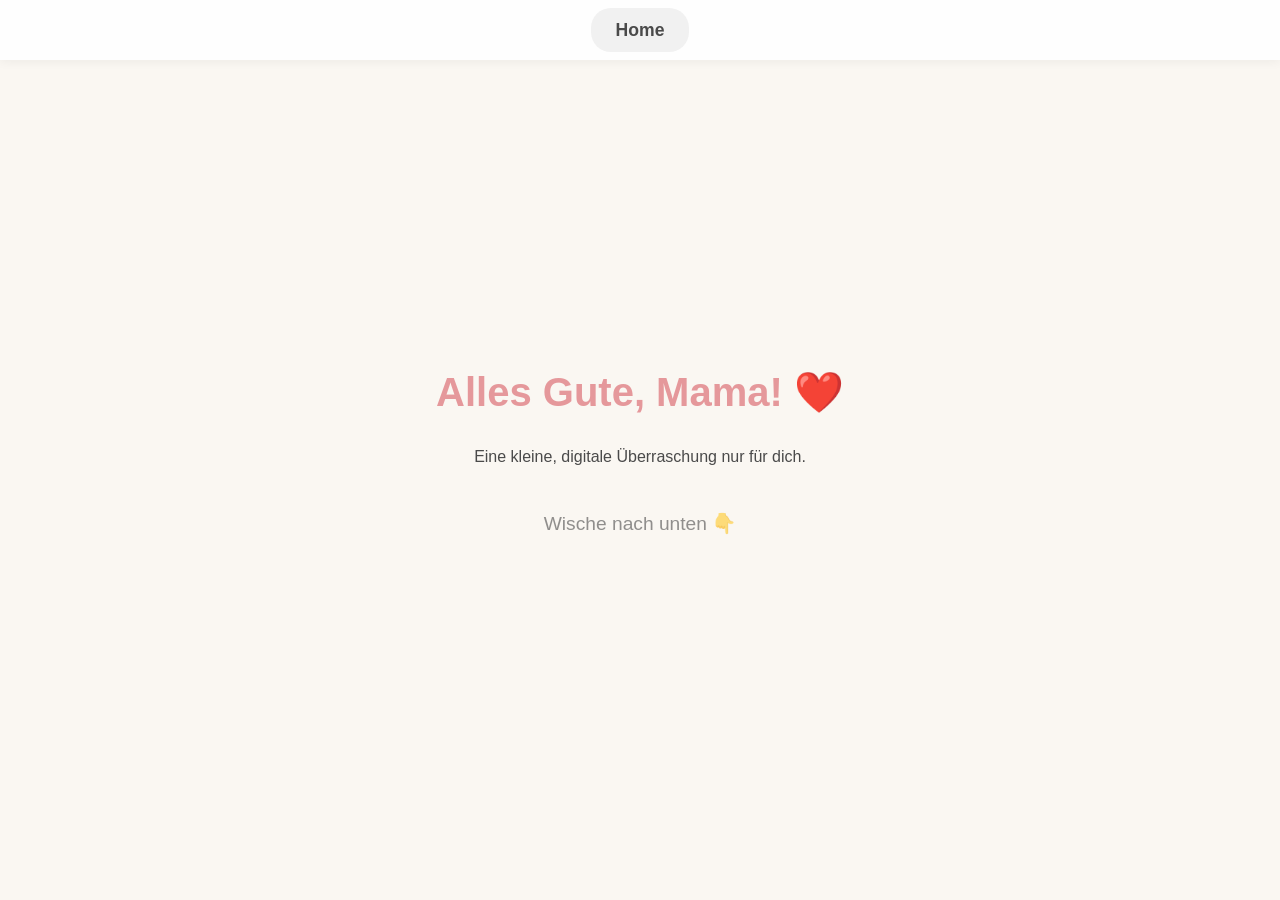
<file: index.html>
<!DOCTYPE html>
<html lang="de">
<head>
    <meta charset="UTF-8">
    <meta name="viewport" content="width=device-width, initial-scale=1.0">
    <title>Alles Gute Mama!</title>
    <link rel="stylesheet" href="style.css"> <!-- Lädt das gemeinsame Design -->
</head>
<body>

    <!-- KOPFLEISTE -->
    <nav class="navbar">
        <a href="index.html" class="home-btn">Home</a>
    </nav>

    <!-- START-VORHANG -->
    <div id="start-vorhang">
        <h1>Alles Gute, Mama! ❤️</h1>
        <p>Eine kleine, digitale Überraschung nur für dich.</p>
        <p class="scroll-hint">Wische nach unten 👇</p>
    </div>

    <!-- Die zwei oberen Kästchen (Fotogalerie) -->
    <div class="gallery">
        <div class="foto-karte">
            <img src="pictures/HarryPotterMuseum.jpg" alt="Erinnerung 1">
            <p>Weißt du noch damals im Urlaub?</p>
        </div>
        <div class="foto-karte">
            <img src="pictures/MamaMitBaby.jpeg" alt="Erinnerung 2">
            <p>Ein unvergesslicher Tag!</p>
        </div>
    </div>

    <!-- HAUPTMENÜ -->
    <main id="hauptmenue">
        <h2>Deine Momente</h2>
        
        <div class="grid-container">
            <!-- Das sind jetzt normale HTML-Links zu anderen Dateien -->
            <a href="unterseiten/segeln.html" class="hobby-btn">
                <span class="hobby-icon">⛵</span>
                <h3>Segeln</h3>
            </a>

            <a href="unterseiten/wandern.html" class="hobby-btn">
                <span class="hobby-icon">🥾</span>
                <h3>Wandern</h3>
            </a>

            <a href="unterseiten/musi.html" class="hobby-btn">
                <img src="pictures\clarinet.png" alt="clarinet" class="hobby-icon">
                <h3>Musi</h3>
            </a>

            <a href="unterseiten/ausfluege.html" class="hobby-btn">
                <span class="hobby-icon">🌍</span>
                <h3>Ausflüge</h3>
            </a>
        </div>

        <!-- Der digitale Gutschein (Geschenk) -->
        <div class="gutschein-bereich">
            <h2>Mein Geschenk an dich 🎁</h2>
            <p>Weil du immer für mich da bist, lade ich dich hiermit ein zu:</p>
            
            <div class="voucher-card">
                <h3>Einer Wanderung auf einen Berg deiner Wahl</h3>
            </div>

            <div class="voucher-card">
                <h3>Einen Spaziergang</h3>
                <p>kann auch die große Runde sein :)</p>
            </div>
        </div>

        <!-- Die Leiste ganz unten -->
        <footer>
            <p>Mit Liebe gemacht für dich ❤️</p>
        </footer>
    </main>

    <!-- JS FÜR DEN VORHANG -->
    <script>
        const vorhang = document.getElementById("start-vorhang");
        const hauptmenue = document.getElementById("hauptmenue");
        let vorhangIstWeg = false;

        function oeffneVorhang() {
            if (vorhangIstWeg) return;
            vorhang.style.transform = "translateY(-100vh)";
            setTimeout(() => {
                vorhang.style.display = "none";
                hauptmenue.style.display = "block";
                window.scrollTo(0, 0);
            }, 800);
            vorhangIstWeg = true;
        }

        window.addEventListener("wheel", function(e) { if (e.deltaY > 0) oeffneVorhang(); });
        let startY = 0;
        window.addEventListener("touchstart", function(e) { startY = e.changedTouches[0].screenY; });
        window.addEventListener("touchend", function(e) {
            if (startY > e.changedTouches[0].screenY + 30) oeffneVorhang();
        });
    </script>
</body>
</html>
</file>
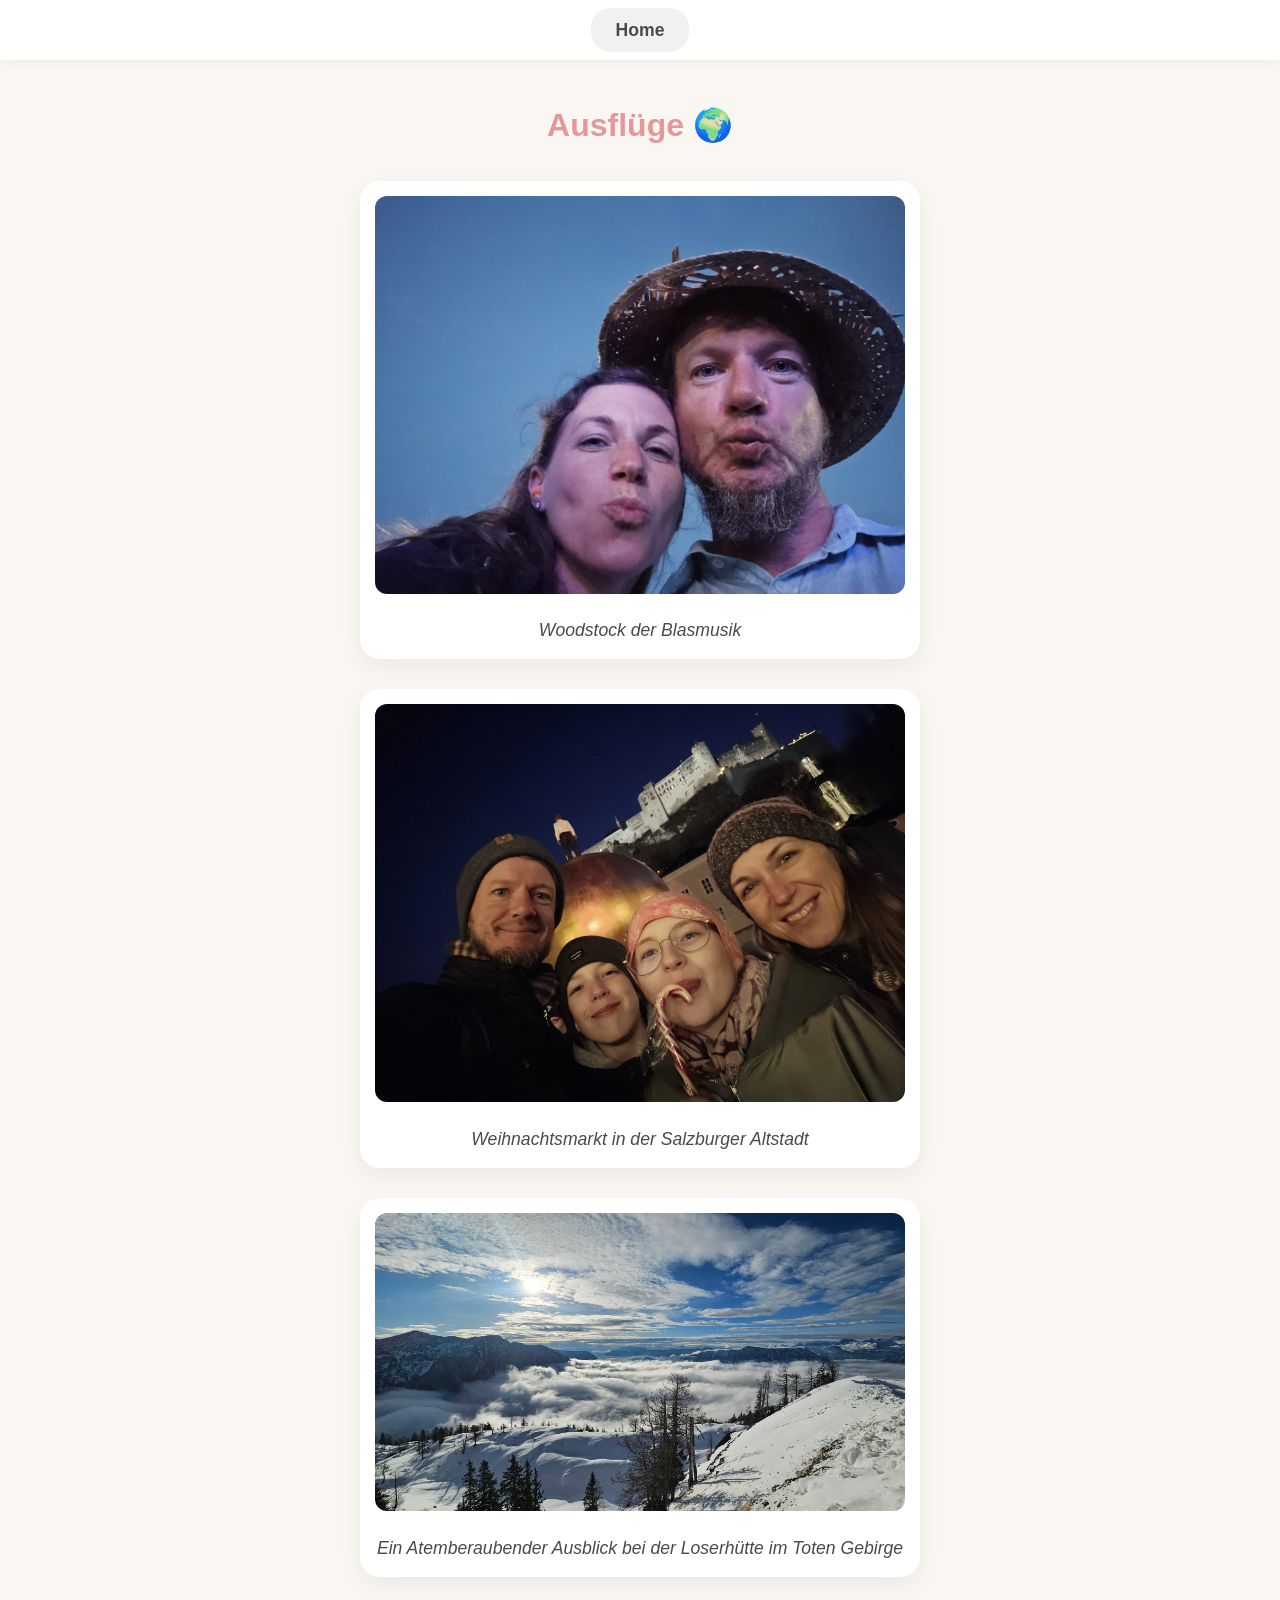
<file: unterseiten/ausfluege.html>
<!DOCTYPE html>
<html lang="de">
<head>
    <meta charset="UTF-8">
    <meta name="viewport" content="width=device-width, initial-scale=1.0">
    <title>Segeln - Mama's Album</title>
    <link rel="stylesheet" href="../style.css"> <!-- Lädt wieder das gemeinsame Design -->
</head>
<body>

    <!-- KOPFLEISTE -->
    <nav class="navbar">
        <a href="../index.html" class="home-btn">Home</a>
    </nav>

    <!-- FOTOALBUM -->
    <main class="album-page">
        <h2>Ausflüge 🌍</h2>
        
        <div class="foto-karte">
            <img src="../pictures/Woostok.jpeg" alt="Woodstok">
            <p>Woodstock der Blasmusik</p>
        </div>
        
        <div class="foto-karte">
            <!-- Tausche dies später gegen ein eigenes Bild -->
            <img src="../pictures/Weihnachtsmarkt.jpeg" alt="Weihnachtsmarkt">
            <p>Weihnachtsmarkt in der Salzburger Altstadt</p>
        </div>

        <div class="foto-karte">
            <!-- Tausche dies später gegen ein eigenes Bild -->
            <img src="../pictures/LoserhütteSchiefahren.jpg" alt="Loserhütte">
            <p>Ein Atemberaubender Ausblick bei der Loserhütte im Toten Gebirge</p>
        </div>
    </main>

</body>
</html>
</file>
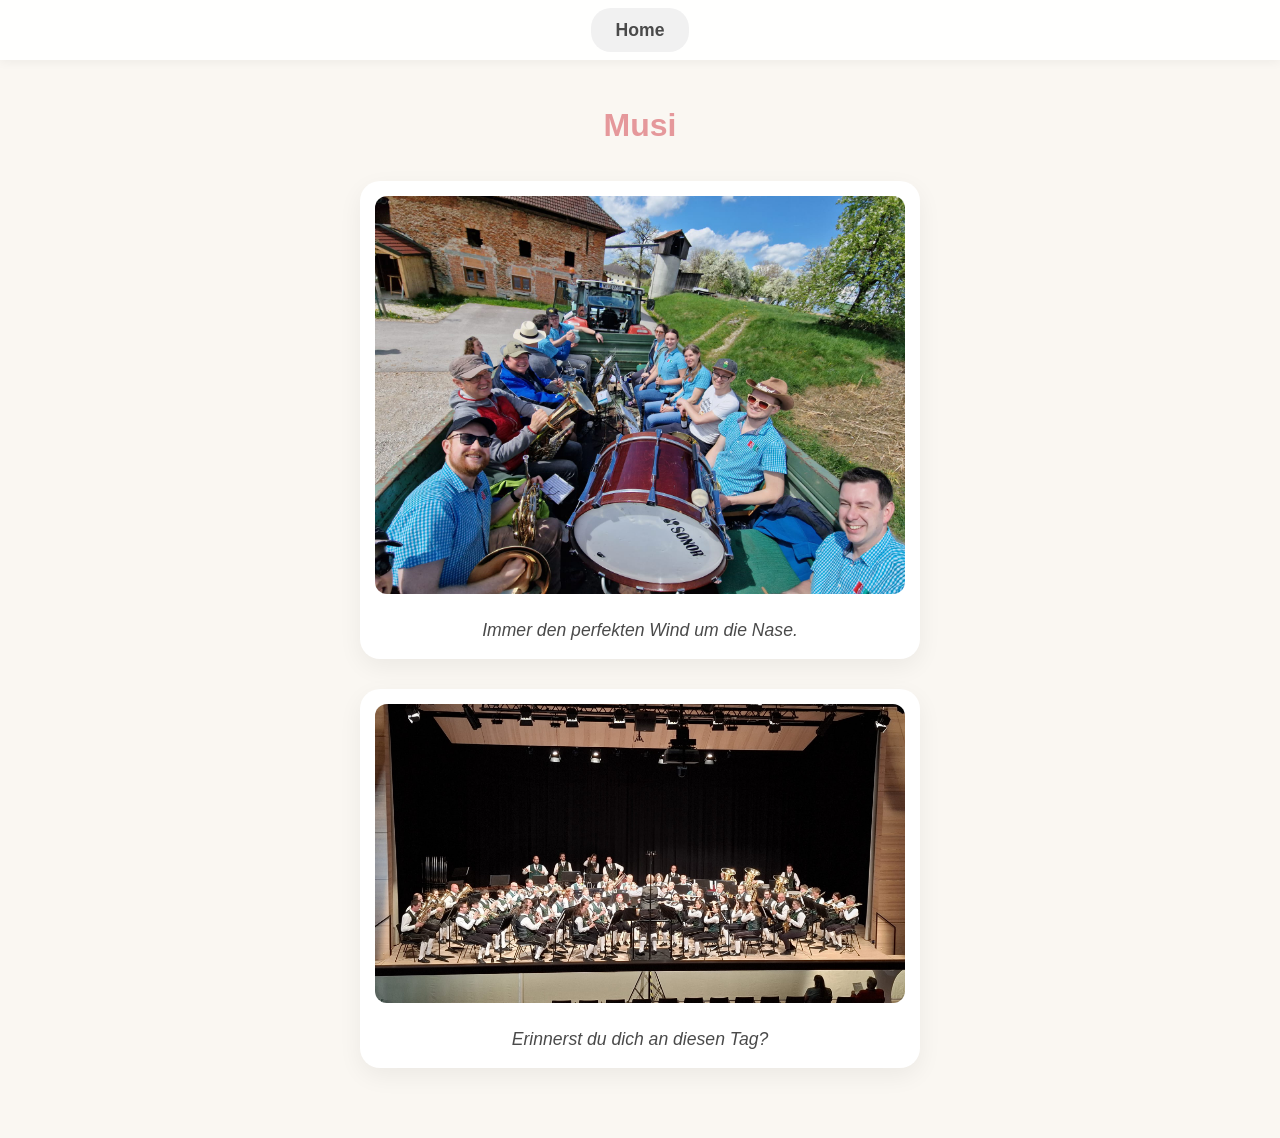
<file: unterseiten/musi.html>
<!DOCTYPE html>
<html lang="de">
<head>
    <meta charset="UTF-8">
    <meta name="viewport" content="width=device-width, initial-scale=1.0">
    <title>Segeln - Mama's Album</title>
    <link rel="stylesheet" href="../style.css"> <!-- Lädt wieder das gemeinsame Design -->
</head>
<body>

    <!-- KOPFLEISTE -->
    <nav class="navbar">
        <a href="../index.html" class="home-btn">Home</a>
    </nav>

    <!-- FOTOALBUM -->
    <main class="album-page">
        <h2>Musi</h2>
        
        <div class="foto-karte">
            <img src="../pictures/Maiblasen.jpeg" alt="Maiblasen">
            <p>Immer den perfekten Wind um die Nase.</p>
        </div>
        
        <div class="foto-karte">
            <!-- Tausche dies später gegen ein eigenes Bild -->
            <img src="../pictures/Marschwertung.jpeg" alt="Marschwertung">
            <p>Erinnerst du dich an diesen Tag?</p>
        </div>

        <!-- Du kannst beliebig viele <div class="foto-karte">...</div> hinzufügen! -->
    </main>

</body>
</html>
</file>
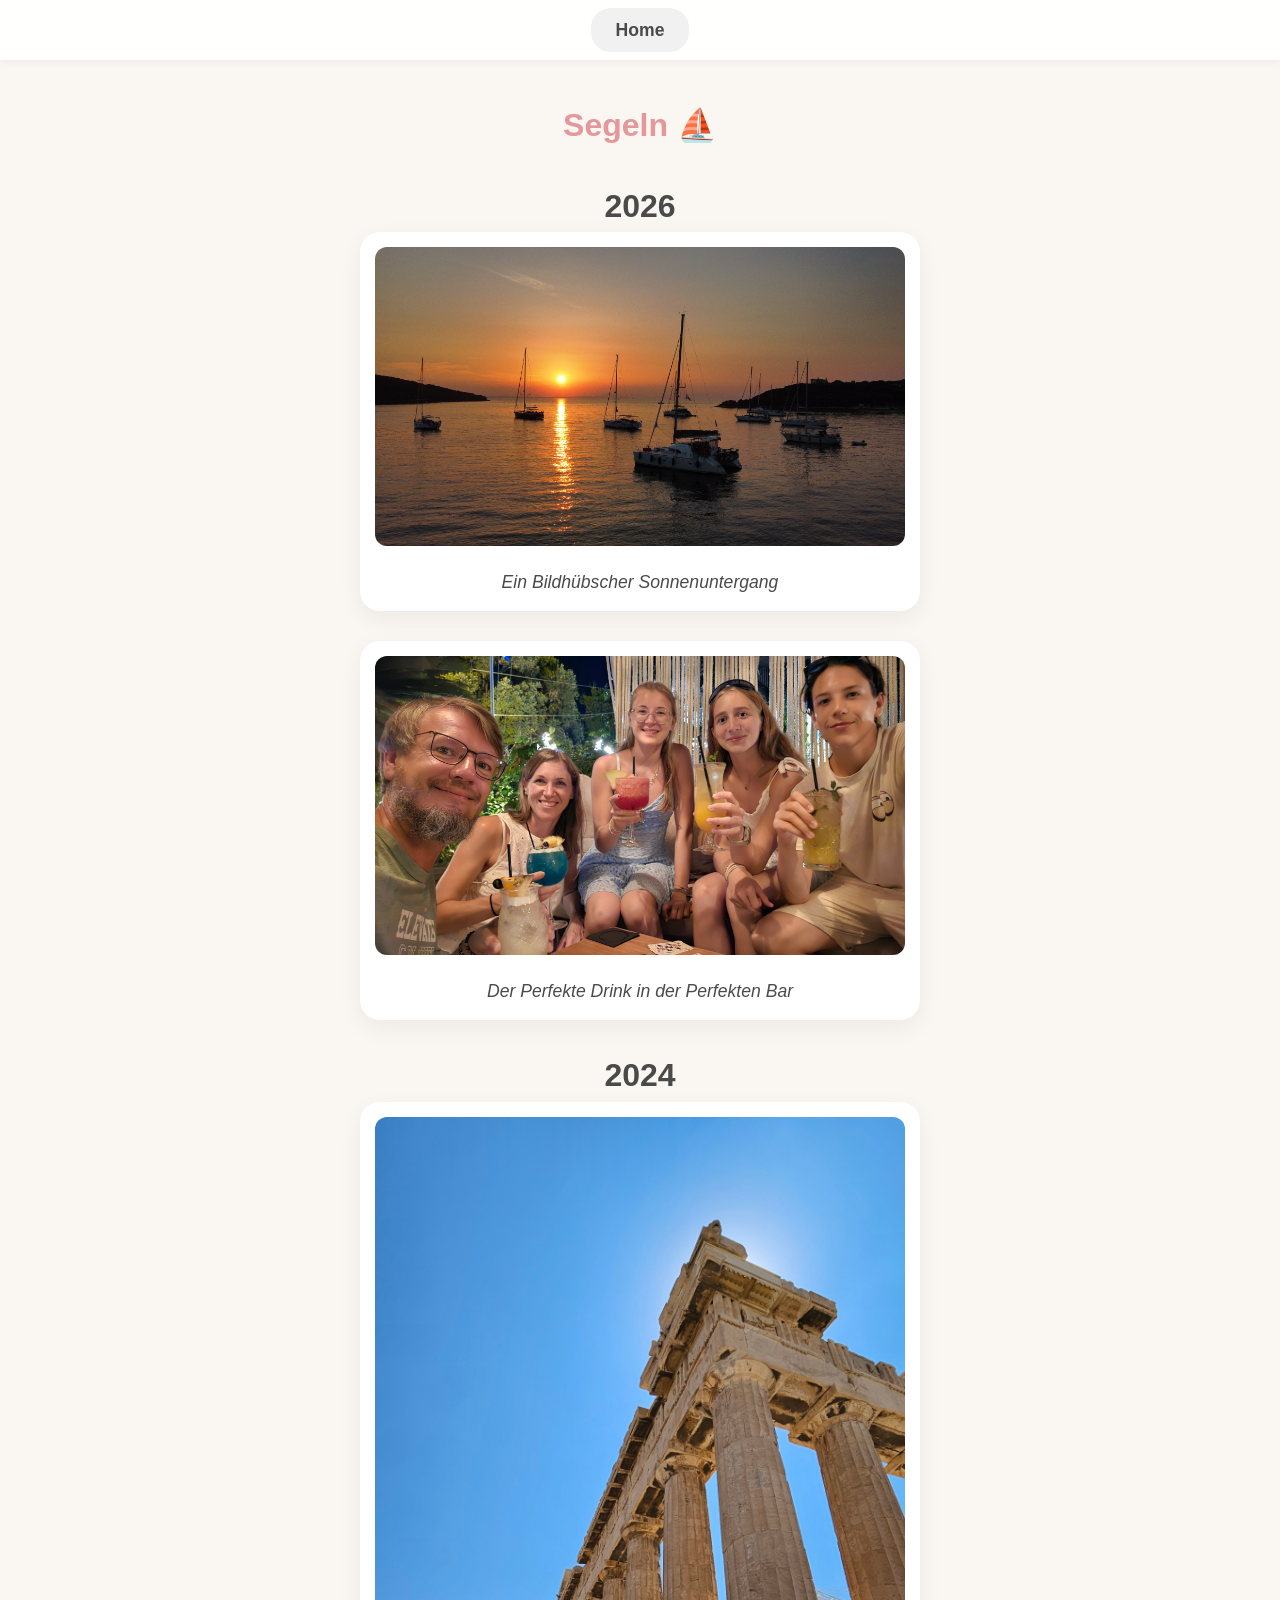
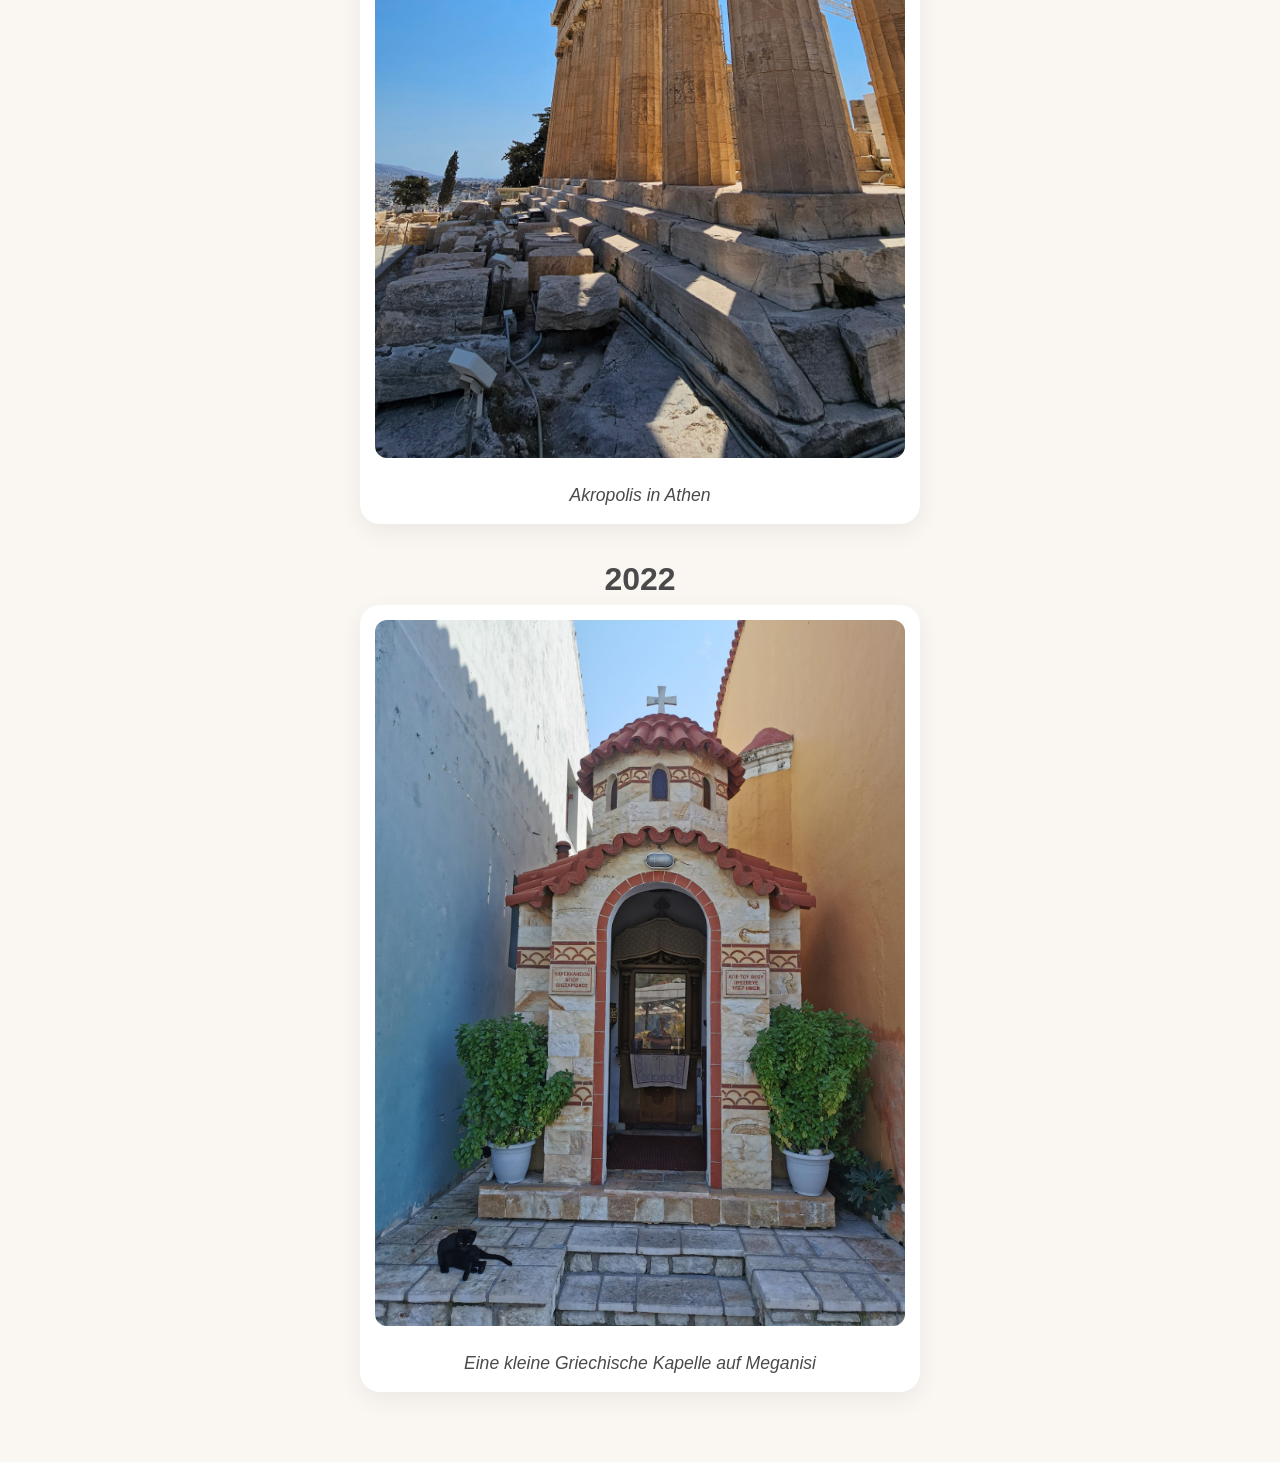
<file: unterseiten/segeln.html>
<!DOCTYPE html>
<html lang="de">
<head>
    <meta charset="UTF-8">
    <meta name="viewport" content="width=device-width, initial-scale=1.0">
    <title>Segeln - Mama's Album</title>
    <link rel="stylesheet" href="../style.css"> <!-- Lädt wieder das gemeinsame Design -->
</head>
<body>

    <!-- KOPFLEISTE -->
    <nav class="navbar">
        <a href="../index.html" class="home-btn">Home</a>
    </nav>

    <!-- FOTOALBUM -->
    <main class="album-page">
        <h2>Segeln ⛵</h2>
        <h1>2026</h1>
        <div class="foto-karte">
            <img src="../pictures/segeln-Sonnenuntergang.jpg" alt="Segeln Sonnenuntergang">
            <p>Ein Bildhübscher Sonnenuntergang</p>
        </div>
        
        <div class="foto-karte">
            <img src="../pictures/Segeln-Bar.jpg" alt="Segeln Bar">
            <p>Der Perfekte Drink in der Perfekten Bar</p>
        </div>

        <h1>2024</h1>
        <div class="foto-karte">
            <img src="../pictures/Akropolis.jpg" alt="Akropolis">
            <p>Akropolis in Athen</p>
        </div>
        
        <h1>2022</h1>
        <div class="foto-karte">
            <img src="../pictures/Kapelle.jpg" alt="Kappele">
            <p>Eine kleine Griechische Kapelle auf Meganisi</p>
        </div>
    </main>

</body>
</html>
</file>
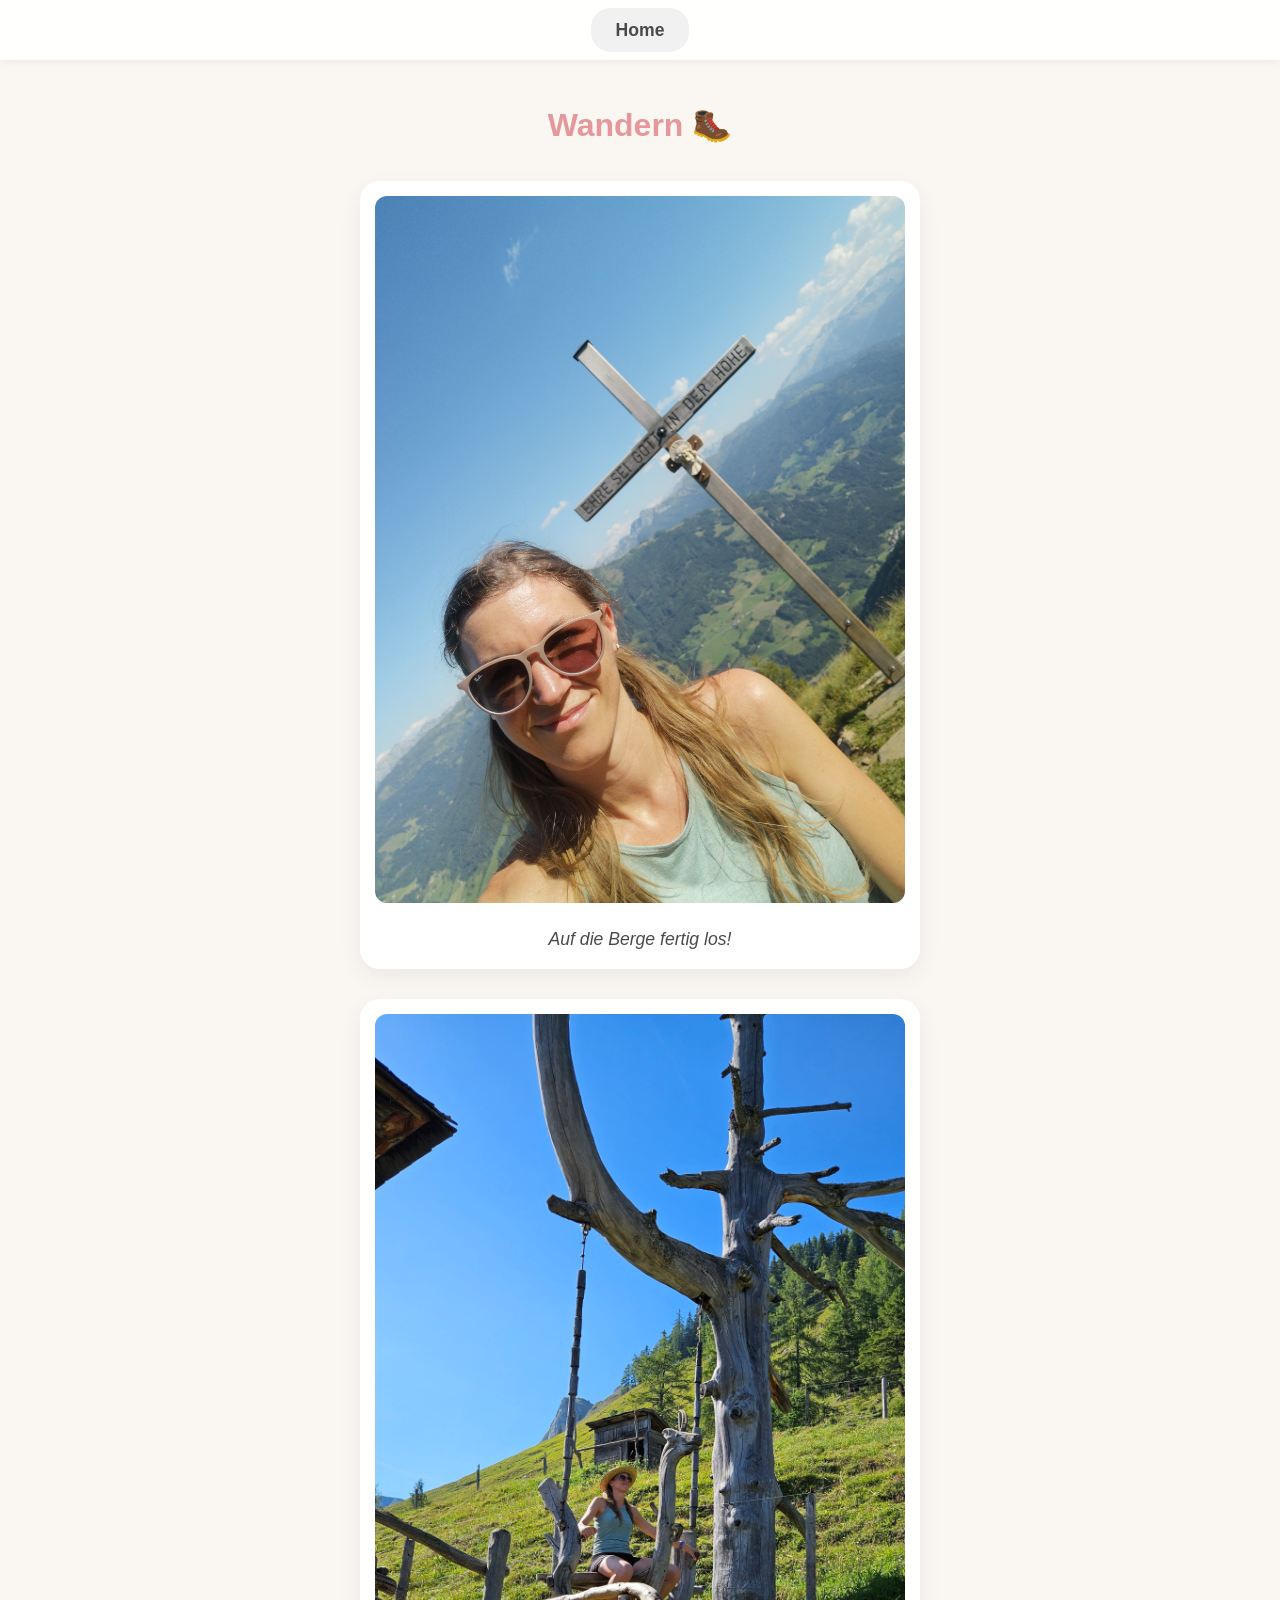
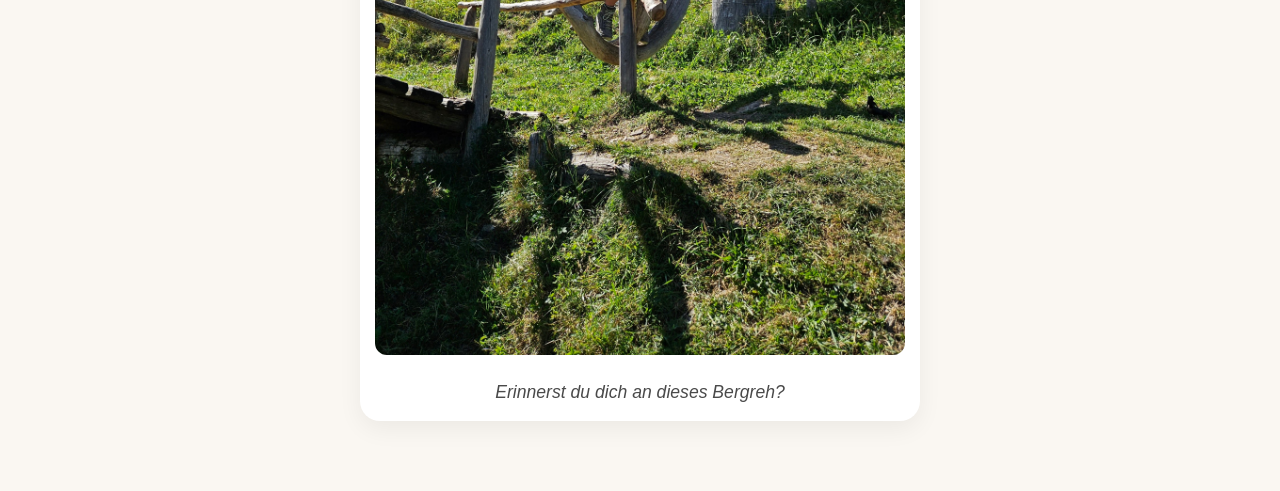
<file: unterseiten/wandern.html>
<!DOCTYPE html>
<html lang="de">
<head>
    <meta charset="UTF-8">
    <meta name="viewport" content="width=device-width, initial-scale=1.0">
    <title>Segeln - Mama's Album</title>
    <link rel="stylesheet" href="../style.css"> <!-- Lädt wieder das gemeinsame Design -->
</head>
<body>

    <!-- KOPFLEISTE -->
    <nav class="navbar">
        <a href="../index.html" class="home-btn">Home</a>
    </nav>

    <!-- FOTOALBUM -->
    <main class="album-page">
        <h2>Wandern 🥾</h2>
        
        <div class="foto-karte">
            <img src="../pictures/Wandern 1.jpg" alt="Wandern 1">
            <p>Auf die Berge fertig los!</p>
        </div>
        
        <div class="foto-karte">
            <!-- Tausche dies später gegen ein eigenes Bild -->
            <img src="../pictures/Wandern 2.jpg" alt="Wandern 2">
            <p>Erinnerst du dich an dieses Bergreh?</p>
        </div>

        <!-- Du kannst beliebig viele <div class="foto-karte">...</div> hinzufügen! -->
    </main>

</body>
</html>
</file>
<file: style.css>
/* ========================================= */
/* GRUND-DESIGN FÜR ALLE SEITEN              */
/* ========================================= */
:root {
    --bg-color: #faf7f2;
    --accent-color: #e5989b;
    --text-color: #4a4a4a;
}

* { margin: 0; padding: 0; box-sizing: border-box; }

body {
    font-family: 'Segoe UI', Tahoma, Geneva, Verdana, sans-serif;
    background-color: var(--bg-color);
    color: var(--text-color);
    line-height: 1.6;
    overflow-x: hidden;
}

/* Kopfleiste */
.navbar {
    position: fixed; top: 0; left: 0; width: 100%; height: 60px;
    background-color: rgba(255, 255, 255, 0.9);
    display: flex; justify-content: center; align-items: center;
    z-index: 1000; box-shadow: 0 2px 10px rgba(0,0,0,0.05);
}

.home-btn {
    background-color: #f1f1f1; color: var(--text-color); text-decoration: none;
    padding: 8px 25px; border-radius: 20px; font-size: 1.1rem; font-weight: bold; 
    transition: 0.3s;
}
.home-btn:hover { background-color: var(--accent-color); color: white; }

/* Start-Vorhang (nur für die Startseite) */
#start-vorhang {
    position: fixed; top: 0; left: 0; width: 100vw; height: 100vh;
    background-color: var(--bg-color);
    display: flex; flex-direction: column; justify-content: center; align-items: center;
    text-align: center; z-index: 999; transition: transform 1s ease-in-out; padding: 20px;
}
#start-vorhang h1 { color: var(--accent-color); font-size: 2.5rem; margin-bottom: 20px; }

.scroll-hint { margin-top: 40px; opacity: 0.6; animation: bounce 2s infinite; font-size: 1.2rem;}
@keyframes bounce {
    0%, 20%, 50%, 80%, 100% { transform: translateY(0); }
    40% { transform: translateY(-10px); }
    60% { transform: translateY(-5px); }
}

/* Hauptmenü & Buttons (Jetzt als Links optimiert) */
#hauptmenue { padding: 100px 20px 40px; text-align: center; display: none; }

.grid-container {
    display: grid; grid-template-columns: 1fr; gap: 20px;
    margin-top: 30px; max-width: 800px; margin: 30px auto 0;
}
@media (min-width: 768px) { .grid-container { grid-template-columns: 1fr 1fr; } }

/* Das ist die korrigierte Klasse für die Kacheln (Links) */
.hobby-btn {
    background-color: white; 
    padding: 30px 20px; 
    border-radius: 20px; 
    box-shadow: 0 8px 25px rgba(0,0,0,0.06); 
    display: block; /* Sehr wichtig für Links, damit sie sich wie Boxen verhalten */
    transition: 0.3s; 
    width: 100%; 
    text-align: center; 
    
    /* Die folgenden Eigenschaften überschreiben das Standard-Aussehen von Links (<a>) */
    text-decoration: none; 
    color: var(--text-color); /* Stellt sicher, dass der Text dunkelgrau bleibt, nicht blau */
    cursor: pointer; /* Zeigt die kleine Hand (Mauszeiger) an, wenn man drüber fährt */
}

.hobby-btn:hover { 
    transform: translateY(-8px); 
    box-shadow: 0 15px 30px rgba(0,0,0,0.1); 
}

/* Grund-Regel: Zentriert alles und macht Emojis weiterhin groß */
.hobby-icon { 
    display: block; 
    margin: 0 auto 15px auto; 
    text-align: center;
    font-size: 3.5rem; 
}

/* Spezial-Regel: Greift NUR, wenn du ein echtes Bild (img) nutzt */
img.hobby-icon { 
    width: 70px; 
    height: auto; /* Verhindert, dass Bilder verzerrt werden */
}
.hobby-btn h3 { color: var(--accent-color); font-size: 1.5rem; margin: 0; }

/* Fotoalben (Unterseiten) */
.album-page { padding: 100px 20px 40px; text-align: center; max-width: 600px; margin: 0 auto; }
.album-page h2 { color: var(--accent-color); font-size: 2rem; margin-bottom: 30px; }

.foto-karte {
    background: white; border-radius: 20px; padding: 15px;
    box-shadow: 0 8px 25px rgba(0,0,0,0.06); margin-bottom: 30px;
}
.foto-karte img { width: 100%; border-radius: 12px; margin-bottom: 15px; }
.foto-karte p { font-size: 1.1rem; font-style: italic; }

/* ========================================= */
/* FOTOGALERIE & FUSSZEILE (Wieder da!)      */
/* ========================================= */
.gallery {
    display: flex; 
    flex-direction: column; 
    gap: 30px; 
    margin: 40px auto; 
    max-width: 800px;
}

@media (min-width: 768px) {
    .gallery { 
        flex-direction: row; 
        justify-content: center; 
    }
    .gallery .foto-karte { 
        width: 48%; 
        margin-bottom: 0; 
    }
}

footer { 
    text-align: center; 
    padding: 30px 20px; 
    color: #999; 
    margin-top: 40px; 
    border-top: 1px solid #eee;
}

/* ========================================= */
/* GUTSCHEIN-KARTE                           */
/* ========================================= */
.gutschein-bereich {
    margin: 80px auto 40px auto;
    max-width: 600px;
}

.voucher-card {
    background-color: var(--accent-color);
    color: white;
    padding: 40px 20px;
    border-radius: 20px;
    margin-top: 25px;
    box-shadow: 0 10px 25px rgba(229, 152, 155, 0.4);
    transition: transform 0.3s ease;
}

/* Ein kleiner Schwebe-Effekt, wenn man mit der Maus darüber fährt */
.voucher-card:hover {
    transform: scale(1.03); 
}

.voucher-card h3 {
    font-size: 1.5rem;
    margin-bottom: 10px;
}
</file>
